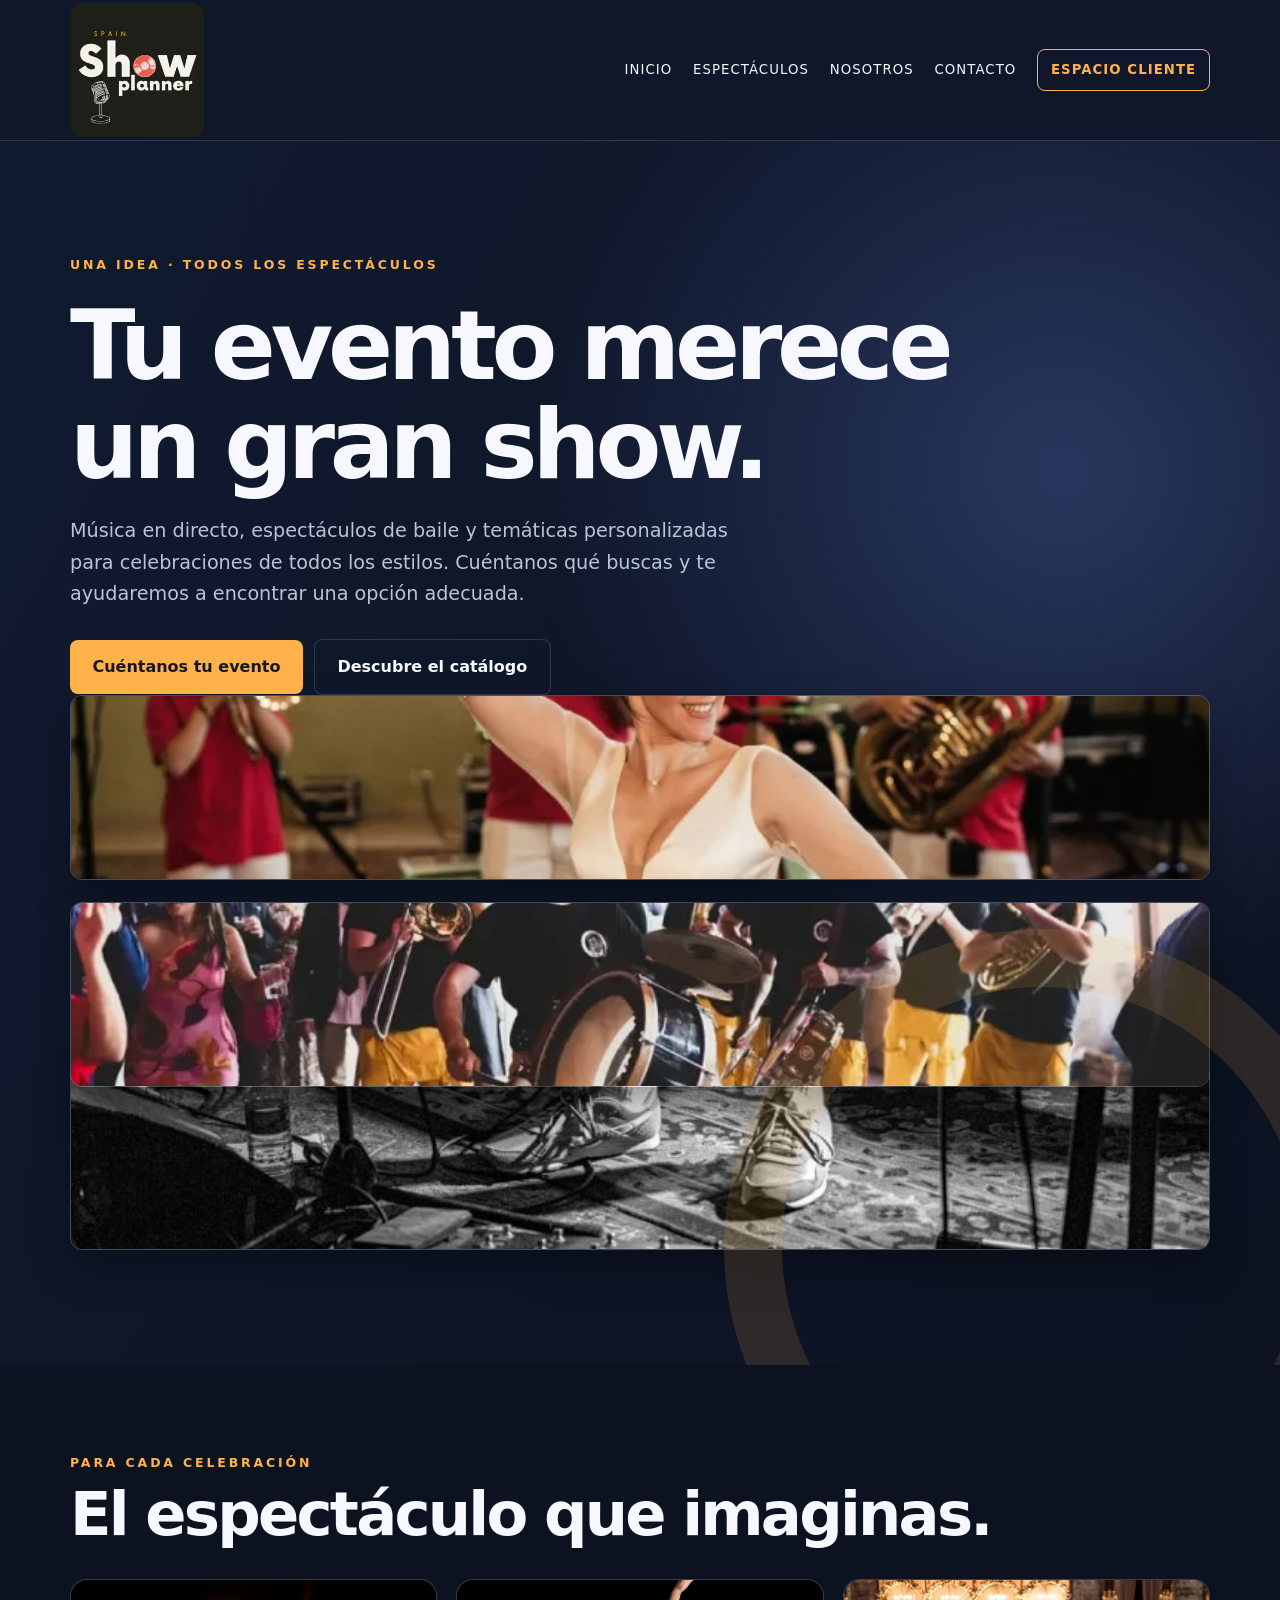
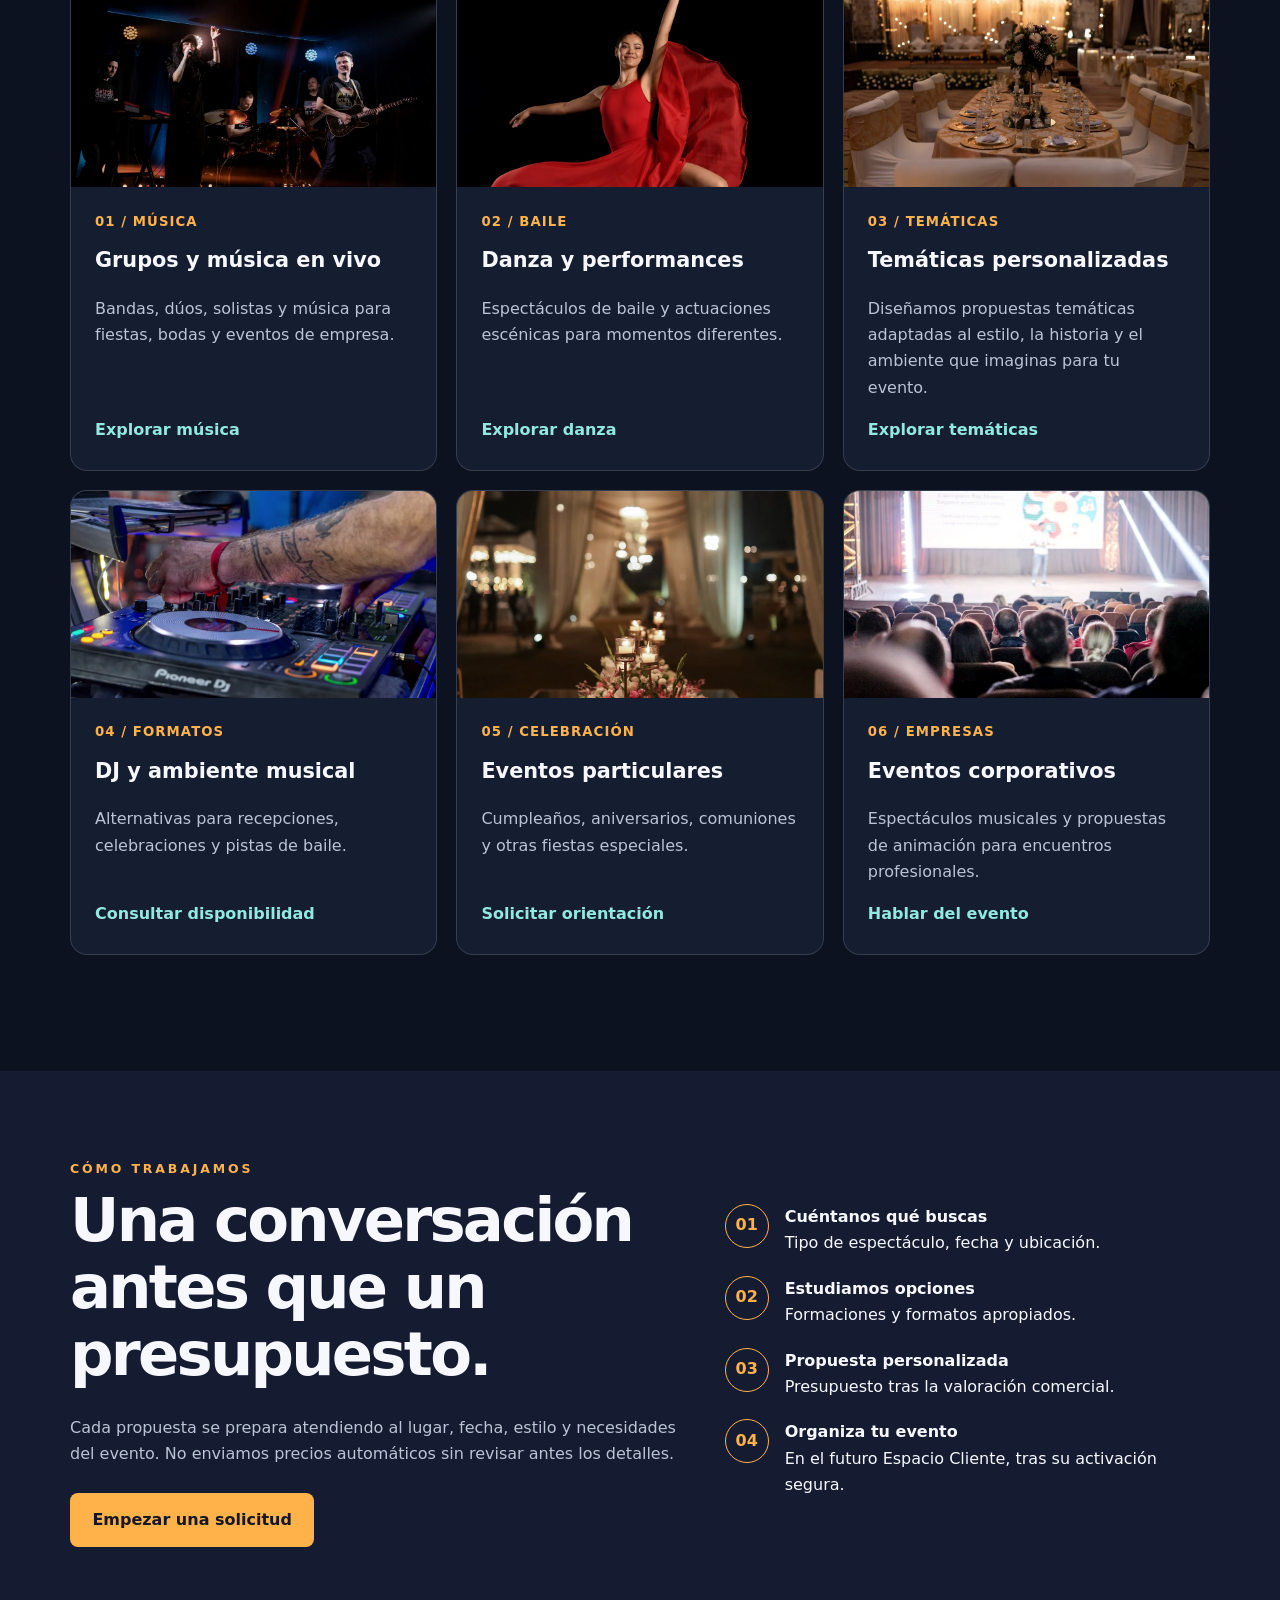
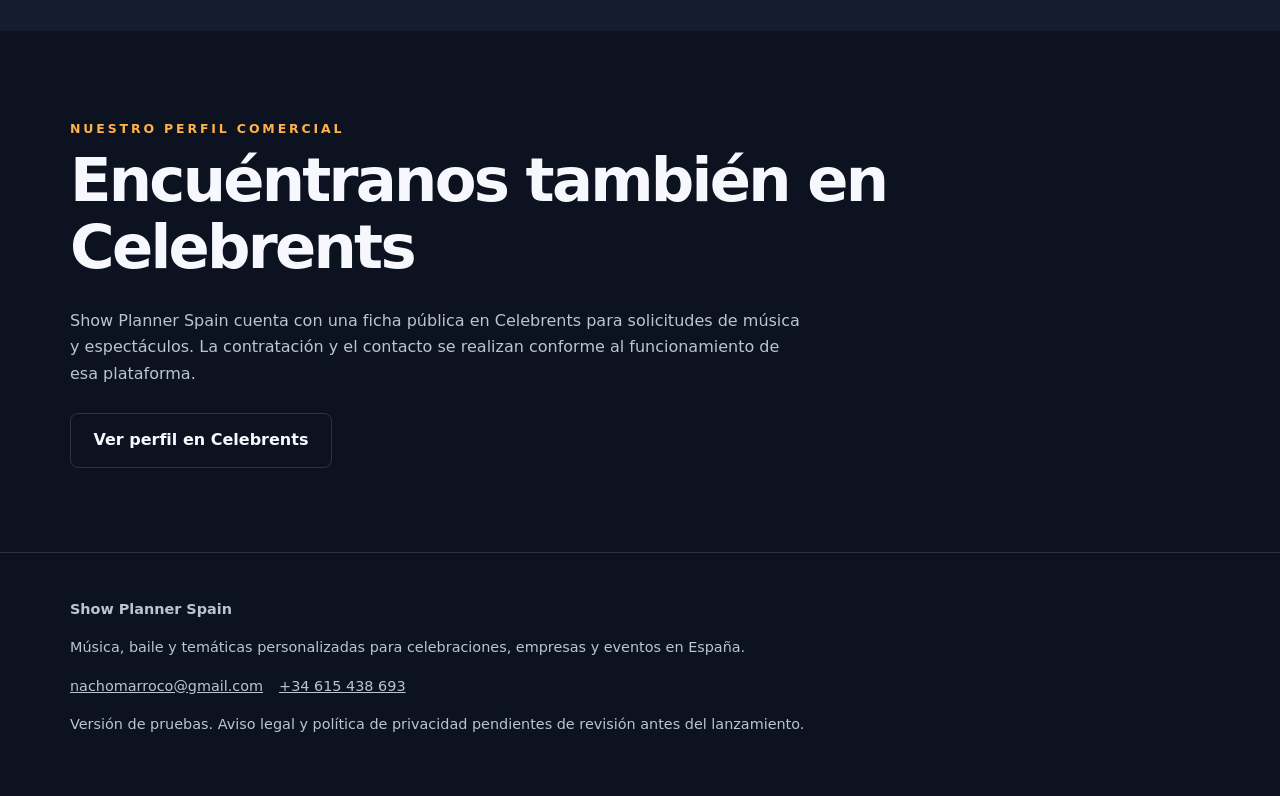
<file: index.html>
<!doctype html><html lang="es"><head><meta charset="utf-8"><meta name="viewport" content="width=device-width,initial-scale=1"><meta name="robots" content="noindex,nofollow"><meta name="theme-color" content="#0d1221"><meta name="description" content="Show Planner Spain: agencia de música, baile y temáticas personalizadas para eventos en España."><title>Música, baile y temáticas personalizadas para eventos | Show Planner Spain</title><link rel="icon" type="image/png" href="assets/logo-color.svg"><link rel="stylesheet" href="styles.css"></head><body><a class="skip" href="#contenido">Saltar al contenido</a><header class="top"><div class="wrap nav"><a class="mark" href="index.html" aria-label="Show Planner Spain · Ir al inicio"><img class="brand-logo" src="assets/logo-color.svg" alt="Show Planner Spain" width="124" height="124"></a><nav class="menu" aria-label="Navegación principal"><a href="index.html" aria-current="page">Inicio</a><a href="catalogo.html">Espectáculos</a><a href="quienes-somos.html">Nosotros</a><a href="contacto.html">Contacto</a><a class="client" href="espacio-cliente.html">Espacio Cliente</a></nav></div></header><main id="contenido"><section class="hero"><div class="wrap"><span class="eyebrow">Una idea · Todos los espectáculos</span><h1>Tu evento merece un gran show.</h1><p>Música en directo, espectáculos de baile y temáticas personalizadas para celebraciones de todos los estilos. Cuéntanos qué buscas y te ayudaremos a encontrar una opción adecuada.</p><a class="btn" href="contacto.html">Cuéntanos tu evento</a><a class="btn outline" href="catalogo.html">Descubre el catálogo</a><div class="hero-images" aria-label="Fotografías procedentes de la web original Show Planner Spain"><img src="assets/espectaculo-01.webp" alt="Fotografía de un espectáculo en Show Planner Spain" loading="lazy"><img src="assets/espectaculo-02.webp" alt="Actuación musical de la galería de Show Planner Spain" loading="lazy"><img src="assets/espectaculo-03.jpg" alt="Imagen del catálogo original de Show Planner Spain" loading="lazy"></div></div></section><section class="section" id="catalogo"><div class="wrap"><span class="eyebrow">Para cada celebración</span><h2>El espectáculo que imaginas.</h2><div class="grid"><article class="card service-card"><img class="service-photo" src="assets/service-01.webp" alt="Grupo de música en directo actuando sobre un escenario iluminado" loading="lazy" decoding="async" width="960" height="640"><div class="service-card-content"><strong>01 / MÚSICA</strong><h3>Grupos y música en vivo</h3><p>Bandas, dúos, solistas y música para fiestas, bodas y eventos de empresa.</p><a href="catalogo.html#musica">Explorar música</a></div></article><article class="card service-card"><img class="service-photo" src="assets/service-02.webp" alt="Bailarina con vestido rojo en una actuación de danza" loading="lazy" decoding="async" width="960" height="640"><div class="service-card-content"><strong>02 / BAILE</strong><h3>Danza y performances</h3><p>Espectáculos de baile y actuaciones escénicas para momentos diferentes.</p><a href="catalogo.html#danza">Explorar danza</a></div></article><article class="card service-card"><img class="service-photo" src="assets/service-03.webp" alt="Espacio ambientado para un evento temático personalizado" loading="lazy" decoding="async" width="960" height="640"><div class="service-card-content"><strong>03 / TEMÁTICAS</strong><h3>Temáticas personalizadas</h3><p>Diseñamos propuestas temáticas adaptadas al estilo, la historia y el ambiente que imaginas para tu evento.</p><a href="catalogo.html#fiestas">Explorar temáticas</a></div></article><article class="card service-card"><img class="service-photo" src="assets/service-04.webp" alt="DJ mezclando música en una celebración con iluminación escénica" loading="lazy" decoding="async" width="960" height="640"><div class="service-card-content"><strong>04 / FORMATOS</strong><h3>DJ y ambiente musical</h3><p>Alternativas para recepciones, celebraciones y pistas de baile.</p><a href="contacto.html">Consultar disponibilidad</a></div></article><article class="card service-card"><img class="service-photo" src="assets/service-05.webp" alt="Decoración de una celebración especial con luces y detalles festivos" loading="lazy" decoding="async" width="960" height="640"><div class="service-card-content"><strong>05 / CELEBRACIÓN</strong><h3>Eventos particulares</h3><p>Cumpleaños, aniversarios, comuniones y otras fiestas especiales.</p><a href="contacto.html">Solicitar orientación</a></div></article><article class="card service-card"><img class="service-photo" src="assets/service-06.webp" alt="Salón preparado para un evento de empresa con iluminación y escenario" loading="lazy" decoding="async" width="960" height="640"><div class="service-card-content"><strong>06 / EMPRESAS</strong><h3>Eventos corporativos</h3><p>Espectáculos musicales y propuestas de animación para encuentros profesionales.</p><a href="contacto.html">Hablar del evento</a></div></article></div></div></section><section class="section soft"><div class="wrap two"><div><span class="eyebrow">Cómo trabajamos</span><h2>Una conversación antes que un presupuesto.</h2><p class="lead">Cada propuesta se prepara atendiendo al lugar, fecha, estilo y necesidades del evento. No enviamos precios automáticos sin revisar antes los detalles.</p><a class="btn" href="contacto.html">Empezar una solicitud</a></div><div class="steps"><div class="step"><div><strong>Cuéntanos qué buscas</strong><br>Tipo de espectáculo, fecha y ubicación.</div></div><div class="step"><div><strong>Estudiamos opciones</strong><br>Formaciones y formatos apropiados.</div></div><div class="step"><div><strong>Propuesta personalizada</strong><br>Presupuesto tras la valoración comercial.</div></div><div class="step"><div><strong>Organiza tu evento</strong><br>En el futuro Espacio Cliente, tras su activación segura.</div></div></div></div></section><section class="section"><div class="wrap"><span class="eyebrow">Nuestro perfil comercial</span><h2>Encuéntranos también en Celebrents</h2><p class="lead">Show Planner Spain cuenta con una ficha pública en Celebrents para solicitudes de música y espectáculos. La contratación y el contacto se realizan conforme al funcionamiento de esa plataforma.</p><a class="btn outline" href="https://www.celebrents.es/show-planner-spain-139260/" target="_blank" rel="noopener noreferrer">Ver perfil en Celebrents</a></div></section></main><footer class="footer"><div class="wrap"><strong>Show Planner Spain</strong><p>Música, baile y temáticas personalizadas para celebraciones, empresas y eventos en España.</p><p><a href="mailto:nachomarroco@gmail.com">nachomarroco@gmail.com</a><a href="tel:+34615438693">+34 615 438 693</a></p><p>Versión de pruebas. Aviso legal y política de privacidad pendientes de revisión antes del lanzamiento.</p></div></footer></body></html>
</file>
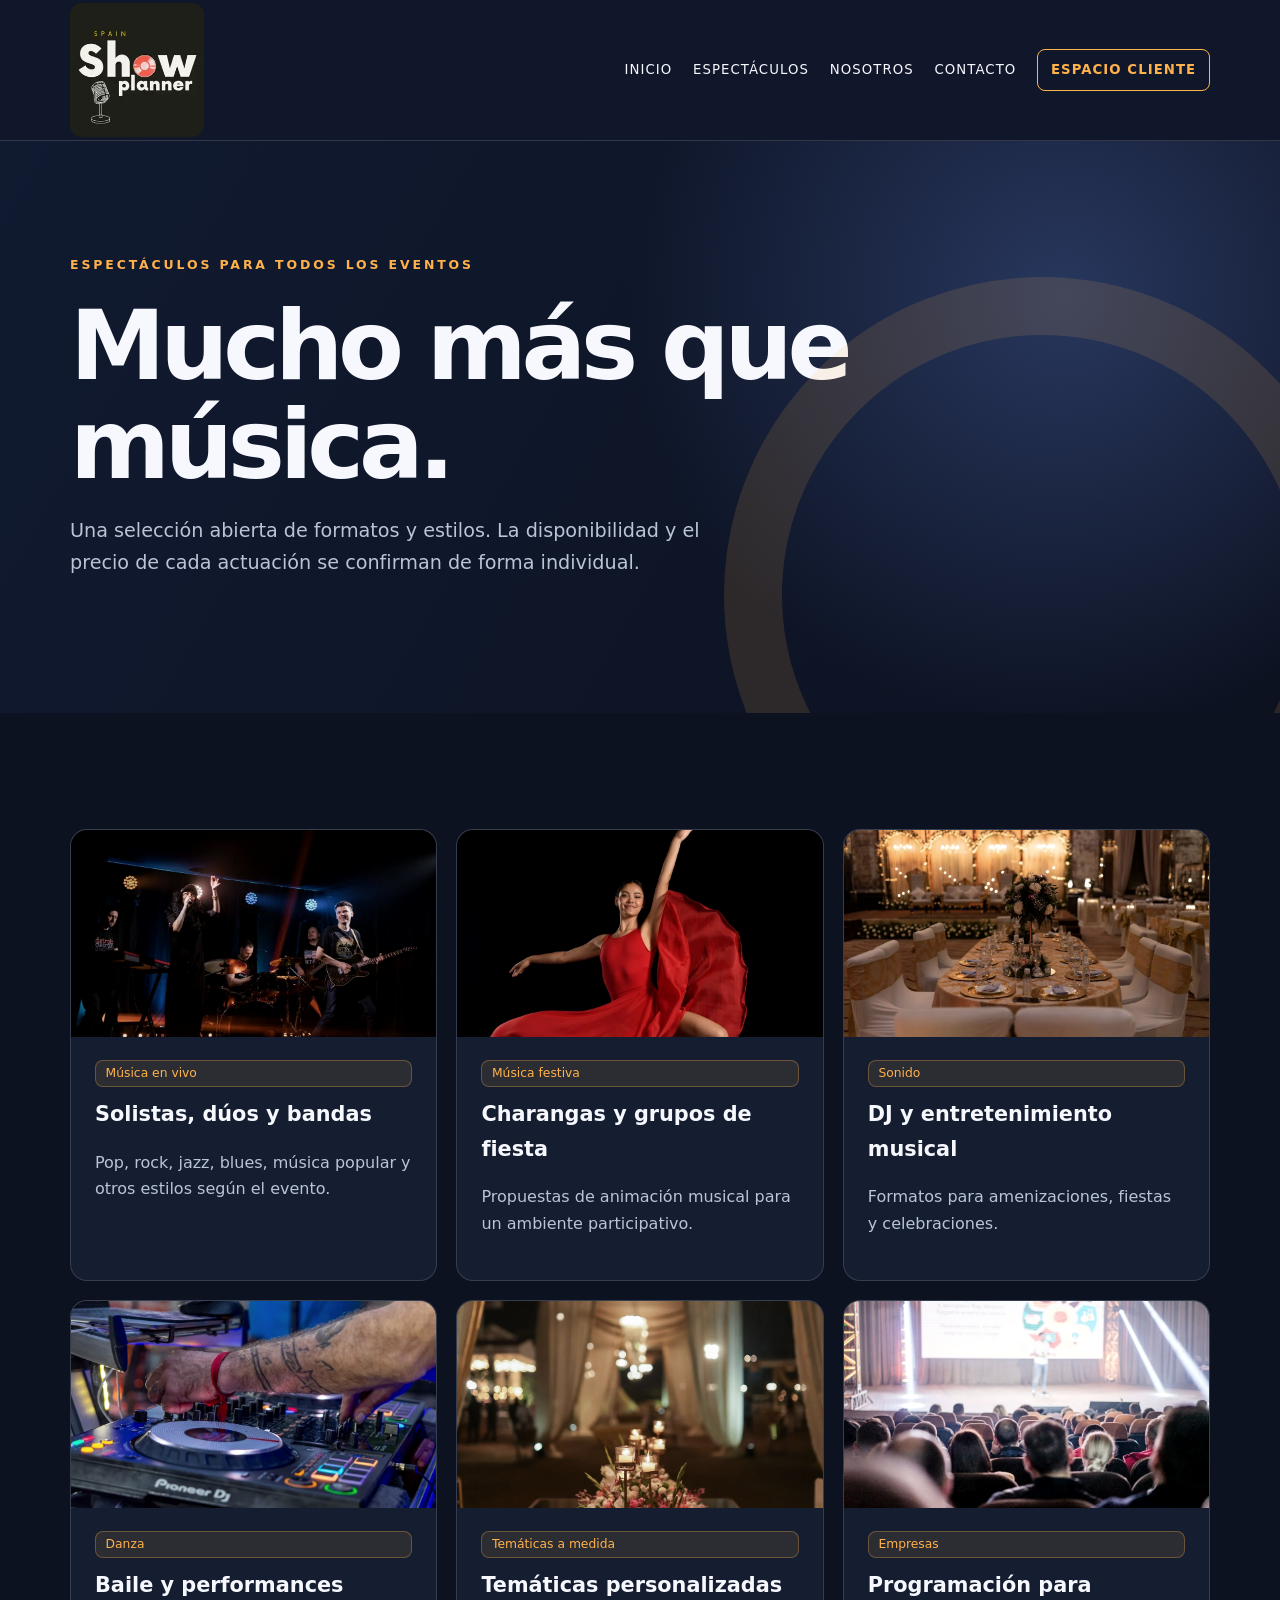
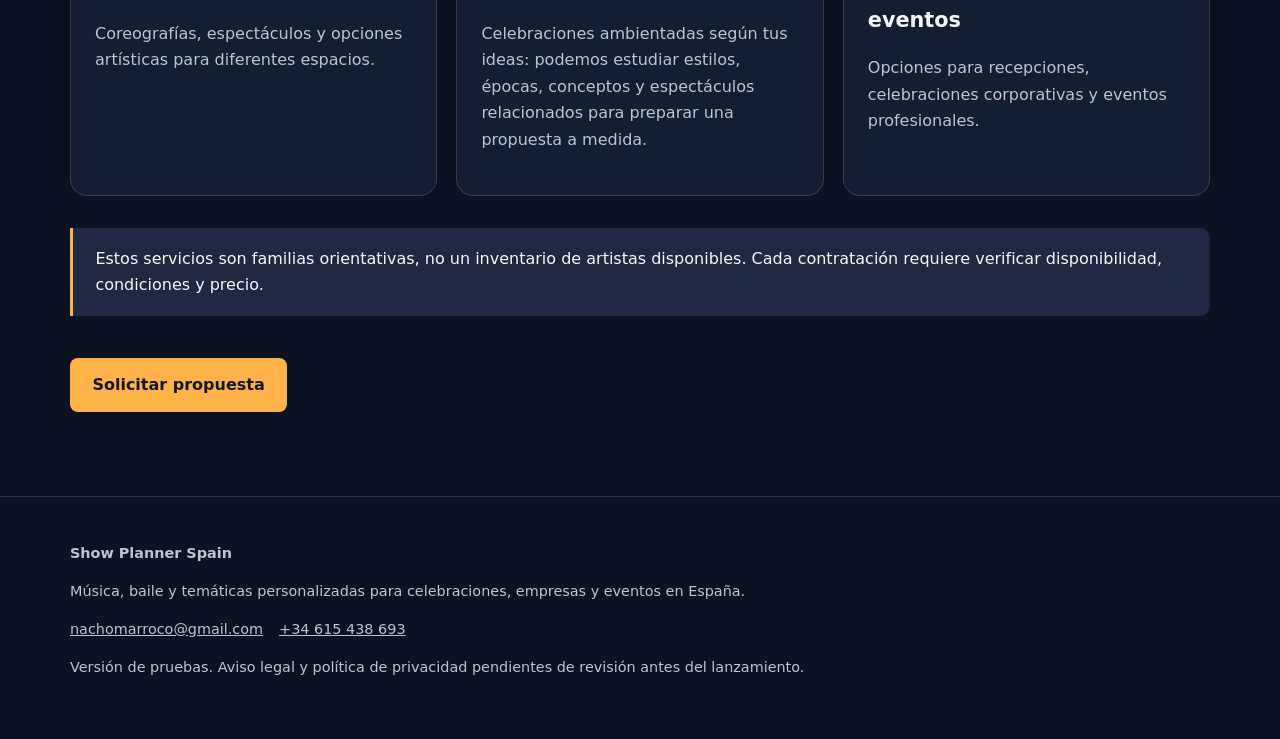
<file: catalogo.html>
<!doctype html><html lang="es"><head><meta charset="utf-8"><meta name="viewport" content="width=device-width,initial-scale=1"><meta name="robots" content="noindex,nofollow"><meta name="theme-color" content="#0d1221"><meta name="description" content="Show Planner Spain: agencia de música, baile y temáticas personalizadas para eventos en España."><title>Catálogo de música, baile y temáticas personalizadas | Show Planner Spain</title><link rel="icon" type="image/png" href="assets/logo-color.svg"><link rel="stylesheet" href="styles.css"></head><body><a class="skip" href="#contenido">Saltar al contenido</a><header class="top"><div class="wrap nav"><a class="mark" href="index.html" aria-label="Show Planner Spain · Ir al inicio"><img class="brand-logo" src="assets/logo-color.svg" alt="Show Planner Spain" width="124" height="124"></a><nav class="menu" aria-label="Navegación principal"><a href="index.html">Inicio</a><a href="catalogo.html" aria-current="page">Espectáculos</a><a href="quienes-somos.html">Nosotros</a><a href="contacto.html">Contacto</a><a class="client" href="espacio-cliente.html">Espacio Cliente</a></nav></div></header><main id="contenido"><section class="hero"><div class="wrap"><span class="eyebrow">Espectáculos para todos los eventos</span><h1>Mucho más que música.</h1><p>Una selección abierta de formatos y estilos. La disponibilidad y el precio de cada actuación se confirman de forma individual.</p></div></section><section class="section"><div class="wrap"><div class="grid"><article class="card service-card" id="musica"><img class="service-photo" src="assets/service-01.webp" alt="Grupo de música en directo actuando sobre un escenario iluminado" loading="lazy" decoding="async" width="960" height="640"><div class="service-card-content"><span class="tag">Música en vivo</span><h3>Solistas, dúos y bandas</h3><p>Pop, rock, jazz, blues, música popular y otros estilos según el evento.</p></div></article><article class="card service-card"><img class="service-photo" src="assets/service-02.webp" alt="Bailarina con vestido rojo en una actuación de danza" loading="lazy" decoding="async" width="960" height="640"><div class="service-card-content"><span class="tag">Música festiva</span><h3>Charangas y grupos de fiesta</h3><p>Propuestas de animación musical para un ambiente participativo.</p></div></article><article class="card service-card"><img class="service-photo" src="assets/service-03.webp" alt="Espacio ambientado para un evento temático personalizado" loading="lazy" decoding="async" width="960" height="640"><div class="service-card-content"><span class="tag">Sonido</span><h3>DJ y entretenimiento musical</h3><p>Formatos para amenizaciones, fiestas y celebraciones.</p></div></article><article class="card service-card" id="danza"><img class="service-photo" src="assets/service-04.webp" alt="DJ mezclando música en una celebración con iluminación escénica" loading="lazy" decoding="async" width="960" height="640"><div class="service-card-content"><span class="tag">Danza</span><h3>Baile y performances</h3><p>Coreografías, espectáculos y opciones artísticas para diferentes espacios.</p></div></article><article class="card service-card" id="fiestas"><img class="service-photo" src="assets/service-05.webp" alt="Decoración de una celebración especial con luces y detalles festivos" loading="lazy" decoding="async" width="960" height="640"><div class="service-card-content"><span class="tag">Temáticas a medida</span><h3>Temáticas personalizadas</h3><p>Celebraciones ambientadas según tus ideas: podemos estudiar estilos, épocas, conceptos y espectáculos relacionados para preparar una propuesta a medida.</p></div></article><article class="card service-card"><img class="service-photo" src="assets/service-06.webp" alt="Salón preparado para un evento de empresa con iluminación y escenario" loading="lazy" decoding="async" width="960" height="640"><div class="service-card-content"><span class="tag">Empresas</span><h3>Programación para eventos</h3><p>Opciones para recepciones, celebraciones corporativas y eventos profesionales.</p></div></article></div><div class="note">Estos servicios son familias orientativas, no un inventario de artistas disponibles. Cada contratación requiere verificar disponibilidad, condiciones y precio.</div><a class="btn" href="contacto.html">Solicitar propuesta</a></div></section></main><footer class="footer"><div class="wrap"><strong>Show Planner Spain</strong><p>Música, baile y temáticas personalizadas para celebraciones, empresas y eventos en España.</p><p><a href="mailto:nachomarroco@gmail.com">nachomarroco@gmail.com</a><a href="tel:+34615438693">+34 615 438 693</a></p><p>Versión de pruebas. Aviso legal y política de privacidad pendientes de revisión antes del lanzamiento.</p></div></footer></body></html>
</file>
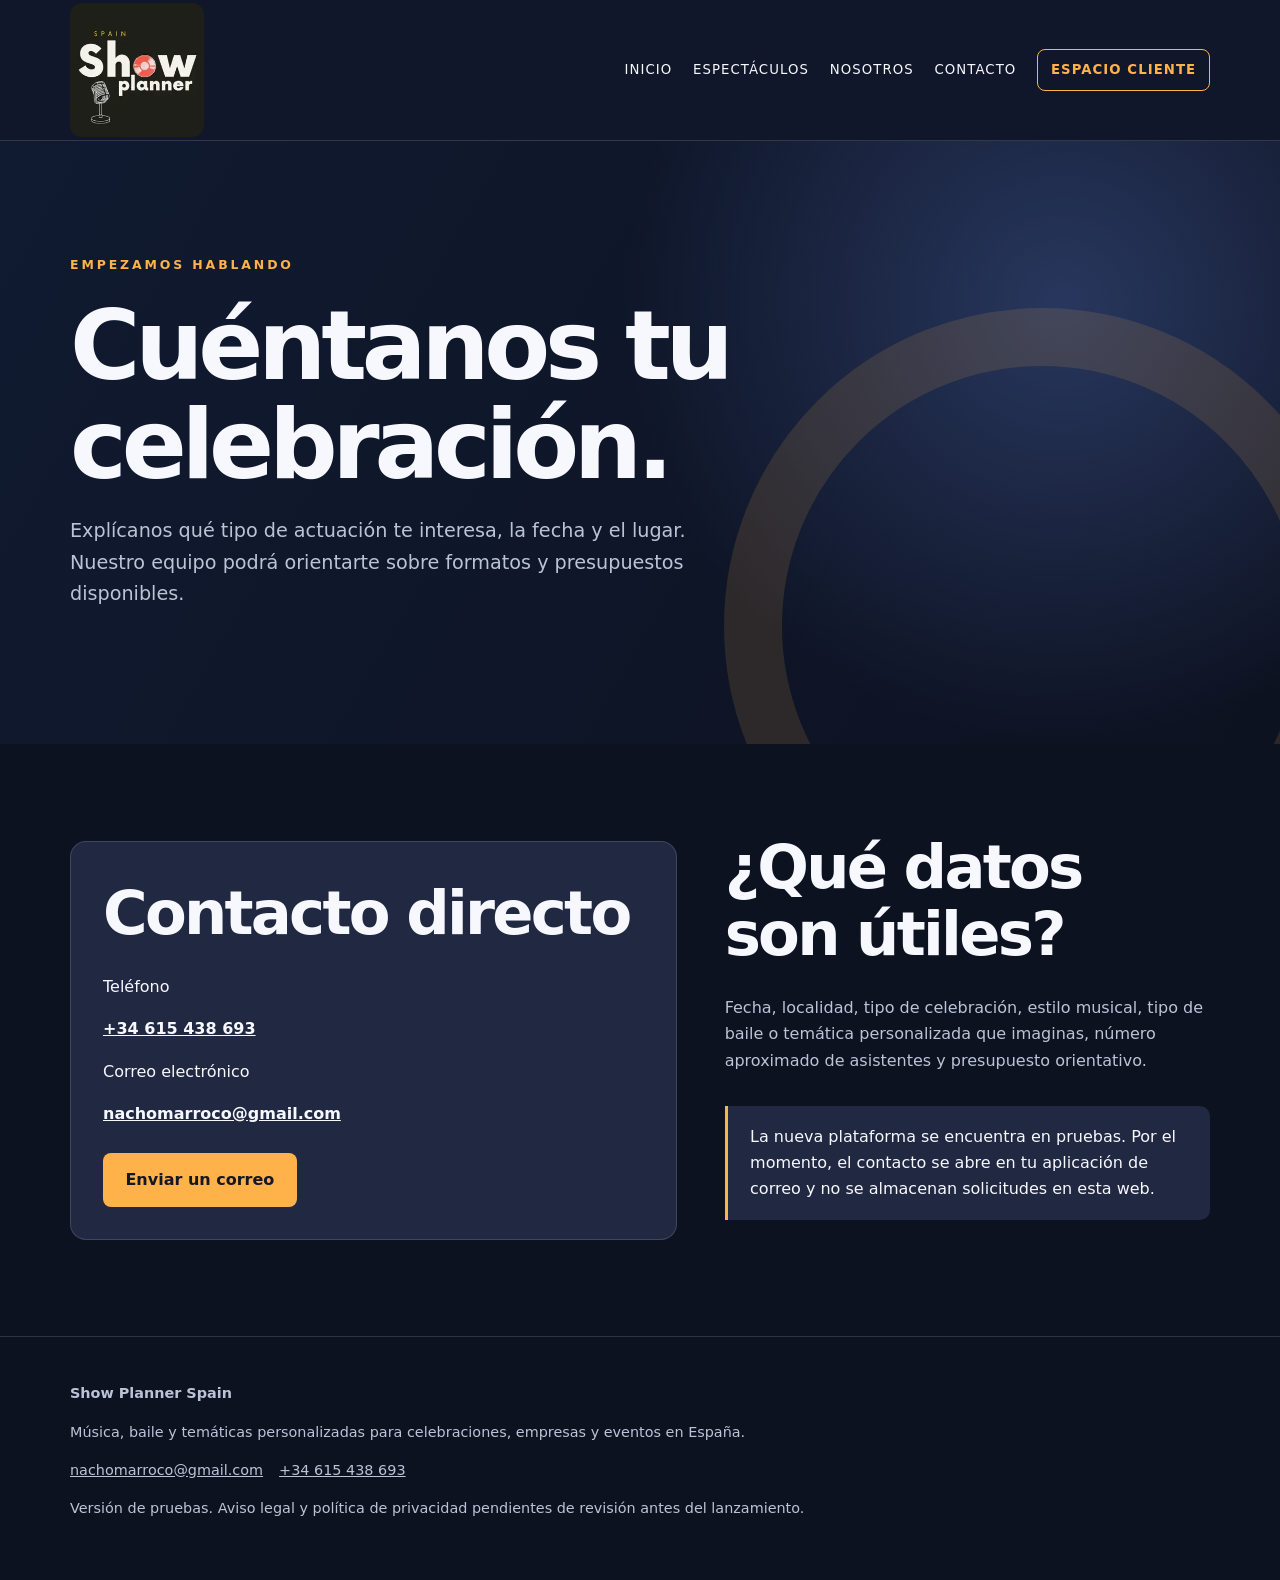
<file: contacto.html>
<!doctype html><html lang="es"><head><meta charset="utf-8"><meta name="viewport" content="width=device-width,initial-scale=1"><meta name="robots" content="noindex,nofollow"><meta name="theme-color" content="#0d1221"><meta name="description" content="Show Planner Spain: agencia de música, baile y temáticas personalizadas para eventos en España."><title>Contacto | Show Planner Spain</title><link rel="icon" type="image/png" href="assets/logo-color.svg"><link rel="stylesheet" href="styles.css"></head><body><a class="skip" href="#contenido">Saltar al contenido</a><header class="top"><div class="wrap nav"><a class="mark" href="index.html" aria-label="Show Planner Spain · Ir al inicio"><img class="brand-logo" src="assets/logo-color.svg" alt="Show Planner Spain" width="124" height="124"></a><nav class="menu" aria-label="Navegación principal"><a href="index.html">Inicio</a><a href="catalogo.html">Espectáculos</a><a href="quienes-somos.html">Nosotros</a><a href="contacto.html">Contacto</a><a class="client" href="espacio-cliente.html">Espacio Cliente</a></nav></div></header><main id="contenido"><section class="hero"><div class="wrap"><span class="eyebrow">Empezamos hablando</span><h1>Cuéntanos tu celebración.</h1><p>Explícanos qué tipo de actuación te interesa, la fecha y el lugar. Nuestro equipo podrá orientarte sobre formatos y presupuestos disponibles.</p></div></section><section class="section"><div class="wrap two"><div class="contact-card"><h2>Contacto directo</h2><p>Teléfono</p><p><a href="tel:+34615438693">+34 615 438 693</a></p><p>Correo electrónico</p><p><a href="mailto:nachomarroco@gmail.com">nachomarroco@gmail.com</a></p><a class="btn" href="mailto:nachomarroco@gmail.com?subject=Solicitud%20de%20espect%C3%A1culo%20Show%20Planner%20Spain">Enviar un correo</a></div><div><h2>¿Qué datos son útiles?</h2><p class="lead">Fecha, localidad, tipo de celebración, estilo musical, tipo de baile o temática personalizada que imaginas, número aproximado de asistentes y presupuesto orientativo.</p><div class="note">La nueva plataforma se encuentra en pruebas. Por el momento, el contacto se abre en tu aplicación de correo y no se almacenan solicitudes en esta web.</div></div></div></section></main><footer class="footer"><div class="wrap"><strong>Show Planner Spain</strong><p>Música, baile y temáticas personalizadas para celebraciones, empresas y eventos en España.</p><p><a href="mailto:nachomarroco@gmail.com">nachomarroco@gmail.com</a><a href="tel:+34615438693">+34 615 438 693</a></p><p>Versión de pruebas. Aviso legal y política de privacidad pendientes de revisión antes del lanzamiento.</p></div></footer></body></html>
</file>
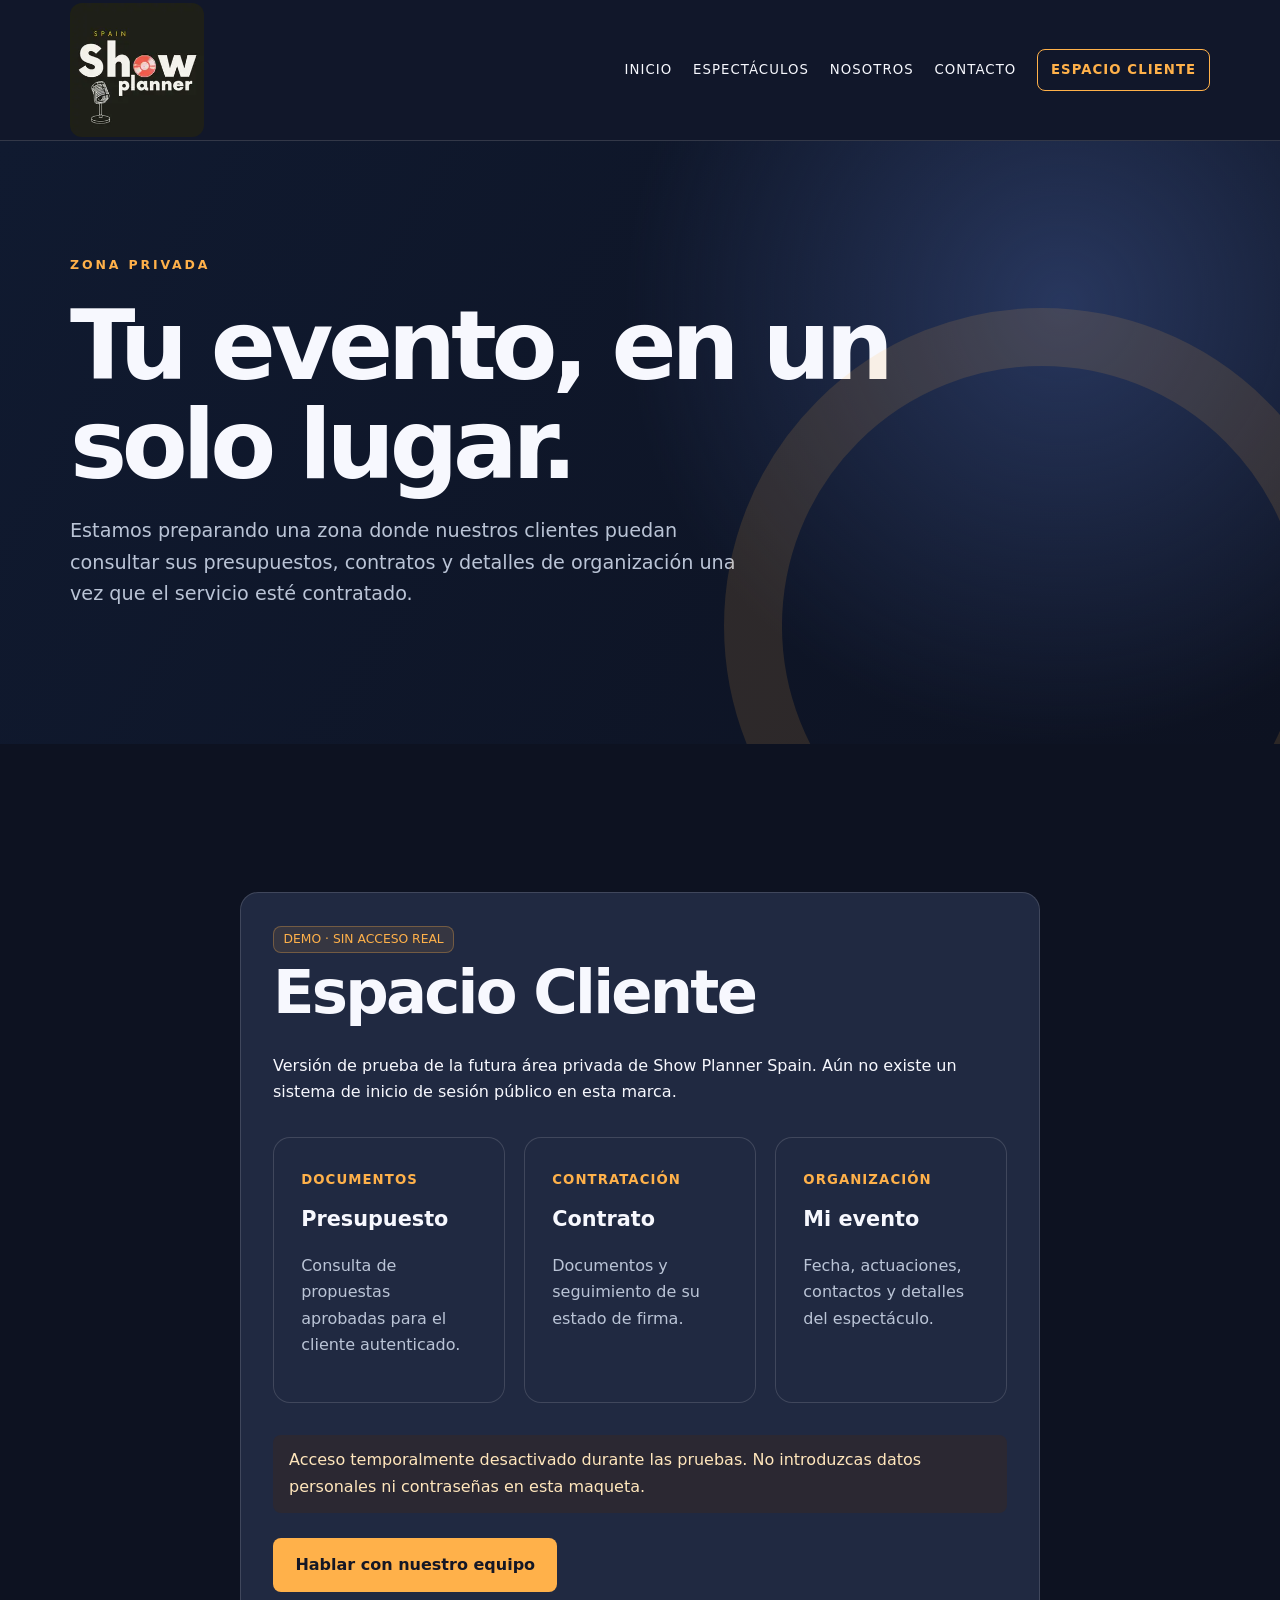
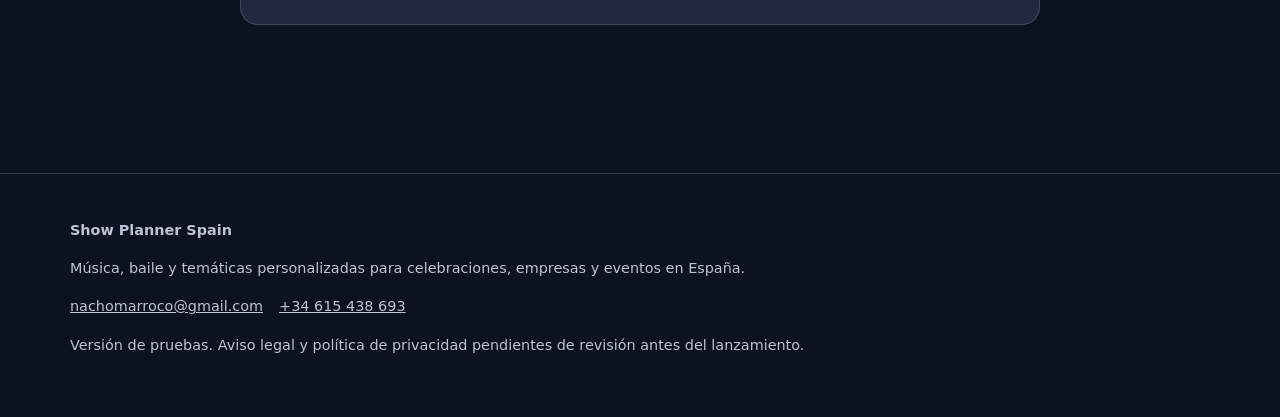
<file: espacio-cliente.html>
<!doctype html><html lang="es"><head><meta charset="utf-8"><meta name="viewport" content="width=device-width,initial-scale=1"><meta name="robots" content="noindex,nofollow"><meta name="theme-color" content="#0d1221"><meta name="description" content="Show Planner Spain: agencia de música, baile y temáticas personalizadas para eventos en España."><title>Espacio Cliente · Demo | Show Planner Spain</title><link rel="icon" type="image/png" href="assets/logo-color.svg"><link rel="stylesheet" href="styles.css"></head><body><a class="skip" href="#contenido">Saltar al contenido</a><header class="top"><div class="wrap nav"><a class="mark" href="index.html" aria-label="Show Planner Spain · Ir al inicio"><img class="brand-logo" src="assets/logo-color.svg" alt="Show Planner Spain" width="124" height="124"></a><nav class="menu" aria-label="Navegación principal"><a href="index.html">Inicio</a><a href="catalogo.html">Espectáculos</a><a href="quienes-somos.html">Nosotros</a><a href="contacto.html">Contacto</a><a class="client" href="espacio-cliente.html">Espacio Cliente</a></nav></div></header><main id="contenido"><section class="hero"><div class="wrap"><span class="eyebrow">Zona privada</span><h1>Tu evento, en un solo lugar.</h1><p>Estamos preparando una zona donde nuestros clientes puedan consultar sus presupuestos, contratos y detalles de organización una vez que el servicio esté contratado.</p></div></section><section class="section"><div class="wrap portal"><div class="portal-card"><span class="tag">DEMO · SIN ACCESO REAL</span><h2>Espacio Cliente</h2><p>Versión de prueba de la futura área privada de Show Planner Spain. Aún no existe un sistema de inicio de sesión público en esta marca.</p><div class="grid"><div class="card"><strong>DOCUMENTOS</strong><h3>Presupuesto</h3><p>Consulta de propuestas aprobadas para el cliente autenticado.</p></div><div class="card"><strong>CONTRATACIÓN</strong><h3>Contrato</h3><p>Documentos y seguimiento de su estado de firma.</p></div><div class="card"><strong>ORGANIZACIÓN</strong><h3>Mi evento</h3><p>Fecha, actuaciones, contactos y detalles del espectáculo.</p></div></div><p class="status">Acceso temporalmente desactivado durante las pruebas. No introduzcas datos personales ni contraseñas en esta maqueta.</p><a class="btn" href="contacto.html">Hablar con nuestro equipo</a></div></div></section></main><footer class="footer"><div class="wrap"><strong>Show Planner Spain</strong><p>Música, baile y temáticas personalizadas para celebraciones, empresas y eventos en España.</p><p><a href="mailto:nachomarroco@gmail.com">nachomarroco@gmail.com</a><a href="tel:+34615438693">+34 615 438 693</a></p><p>Versión de pruebas. Aviso legal y política de privacidad pendientes de revisión antes del lanzamiento.</p></div></footer></body></html>
</file>
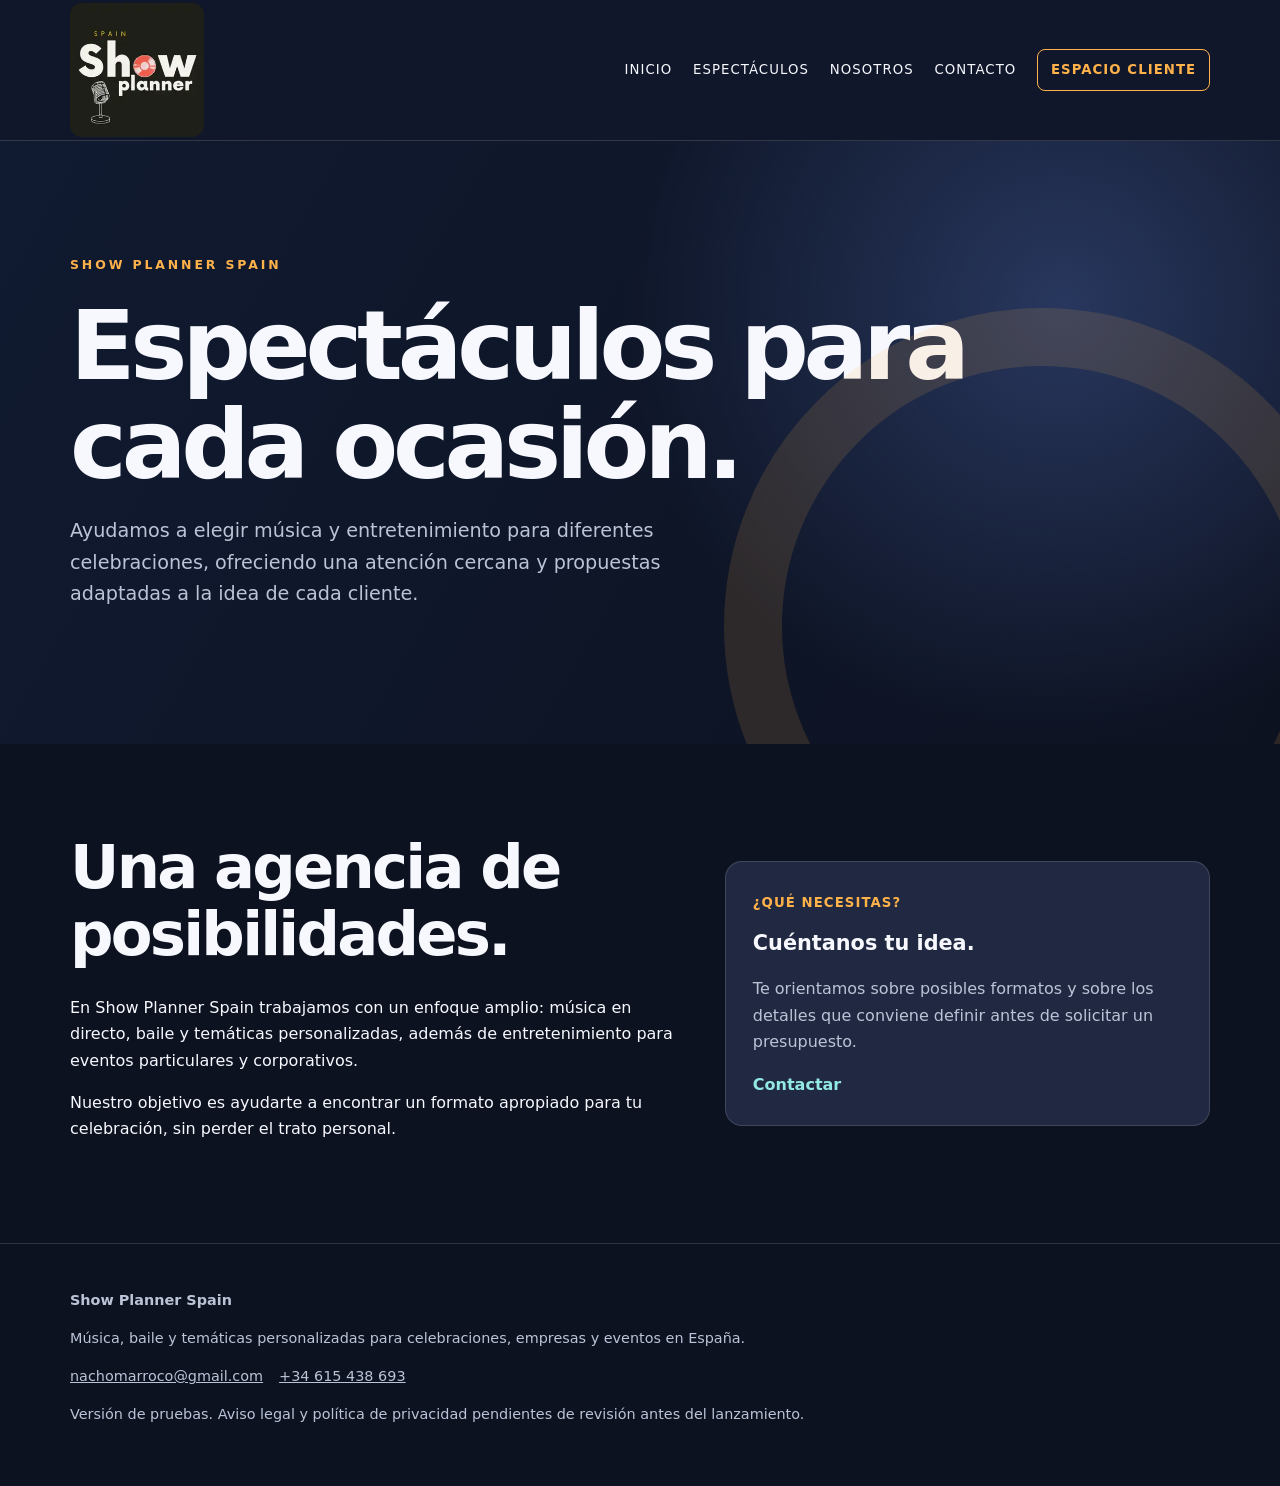
<file: quienes-somos.html>
<!doctype html><html lang="es"><head><meta charset="utf-8"><meta name="viewport" content="width=device-width,initial-scale=1"><meta name="robots" content="noindex,nofollow"><meta name="theme-color" content="#0d1221"><meta name="description" content="Show Planner Spain: agencia de música, baile y temáticas personalizadas para eventos en España."><title>Quiénes somos | Show Planner Spain</title><link rel="icon" type="image/png" href="assets/logo-color.svg"><link rel="stylesheet" href="styles.css"></head><body><a class="skip" href="#contenido">Saltar al contenido</a><header class="top"><div class="wrap nav"><a class="mark" href="index.html" aria-label="Show Planner Spain · Ir al inicio"><img class="brand-logo" src="assets/logo-color.svg" alt="Show Planner Spain" width="124" height="124"></a><nav class="menu" aria-label="Navegación principal"><a href="index.html">Inicio</a><a href="catalogo.html">Espectáculos</a><a href="quienes-somos.html">Nosotros</a><a href="contacto.html">Contacto</a><a class="client" href="espacio-cliente.html">Espacio Cliente</a></nav></div></header><main id="contenido"><section class="hero"><div class="wrap"><span class="eyebrow">Show Planner Spain</span><h1>Espectáculos para cada ocasión.</h1><p>Ayudamos a elegir música y entretenimiento para diferentes celebraciones, ofreciendo una atención cercana y propuestas adaptadas a la idea de cada cliente.</p></div></section><section class="section"><div class="wrap two"><div><h2>Una agencia de posibilidades.</h2><p>En Show Planner Spain trabajamos con un enfoque amplio: música en directo, baile y temáticas personalizadas, además de entretenimiento para eventos particulares y corporativos.</p><p>Nuestro objetivo es ayudarte a encontrar un formato apropiado para tu celebración, sin perder el trato personal.</p></div><div class="card"><strong>¿QUÉ NECESITAS?</strong><h3>Cuéntanos tu idea.</h3><p>Te orientamos sobre posibles formatos y sobre los detalles que conviene definir antes de solicitar un presupuesto.</p><a href="contacto.html">Contactar</a></div></div></section></main><footer class="footer"><div class="wrap"><strong>Show Planner Spain</strong><p>Música, baile y temáticas personalizadas para celebraciones, empresas y eventos en España.</p><p><a href="mailto:nachomarroco@gmail.com">nachomarroco@gmail.com</a><a href="tel:+34615438693">+34 615 438 693</a></p><p>Versión de pruebas. Aviso legal y política de privacidad pendientes de revisión antes del lanzamiento.</p></div></footer></body></html>
</file>
<file: styles.css>
:root{--bg:#0d1221;--bg2:#151c31;--panel:#202941;--white:#f7f8fe;--muted:#bac4d6;--accent:#ffb14a;--line:rgba(255,255,255,.14);--cyan:#92e8e2}
*{box-sizing:border-box}html{scroll-behavior:smooth}body{margin:0;background:var(--bg);color:var(--white);font:16px/1.65 system-ui,-apple-system,Segoe UI,sans-serif}a{color:inherit}a:hover{color:var(--accent)}.wrap{width:min(1140px,91%);margin:auto}.skip{position:absolute;left:-9999px}.skip:focus{position:fixed;z-index:99;top:1rem;left:1rem;background:#fff;color:#111;padding:1rem}.top{background:#11172a;border-bottom:1px solid var(--line);position:sticky;top:0;z-index:20}.nav{min-height:85px;display:flex;align-items:center;gap:1.4rem;justify-content:space-between}.mark{font-weight:900;letter-spacing:.06em;font-size:1.15rem;line-height:1.12;text-decoration:none}.mark span{display:block;color:var(--accent);font-size:.76rem;letter-spacing:.24em}.menu{display:flex;align-items:center;gap:1.3rem;flex-wrap:wrap}.menu a{font-size:.83rem;text-transform:uppercase;text-decoration:none;letter-spacing:.08em}.menu .client{border:1px solid var(--accent);border-radius:8px;padding:.55rem .8rem;color:var(--accent);font-weight:700}.hero{padding:110px 0 115px;position:relative;overflow:hidden;background:radial-gradient(circle at 83% 27%,#28375e 0,transparent 38%),linear-gradient(120deg,#101a30,#0d1221)}.hero:after{content:'';position:absolute;right:-80px;bottom:-200px;width:520px;height:520px;border:58px solid rgba(255,177,74,.13);border-radius:50%;pointer-events:none}.eyebrow{color:var(--accent);text-transform:uppercase;letter-spacing:.23em;font-size:.78rem;font-weight:800}.hero h1{font-size:clamp(2.75rem,7.6vw,6rem);line-height:1.03;letter-spacing:-.055em;max-width:930px;margin:20px 0}.hero p{color:var(--muted);font-size:1.2rem;max-width:670px}.btn{display:inline-block;background:var(--accent);color:#151725!important;padding:.85rem 1.4rem;border-radius:8px;font-weight:850;text-decoration:none;margin-right:.7rem;margin-top:.6rem}.btn.outline{background:transparent;border:1px solid var(--line);color:var(--white)!important}.section{padding:84px 0}.section.soft{background:var(--bg2)}h2{font-size:clamp(2.1rem,5vw,3.8rem);line-height:1.1;letter-spacing:-.045em;margin:.35rem 0 1.7rem}h3{font-size:1.3rem;margin:.65rem 0}.lead{color:var(--muted);max-width:730px}.grid{display:grid;grid-template-columns:repeat(3,minmax(0,1fr));gap:1.2rem;margin:2rem 0}.card{background:var(--panel);border:1px solid var(--line);padding:1.7rem;border-radius:17px;min-height:210px}.card strong{color:var(--accent);font-size:.83rem;letter-spacing:.08em}.card p{color:var(--muted)}.card a{font-weight:800;text-decoration:none;color:var(--cyan)}.two{display:grid;grid-template-columns:1.25fr 1fr;gap:3rem;align-items:center}.steps{counter-reset:step}.step{display:flex;gap:1rem;margin:1.2rem 0}.step:before{counter-increment:step;content:counter(step,decimal-leading-zero);display:grid;place-items:center;border:1px solid var(--accent);color:var(--accent);height:42px;min-width:42px;border-radius:50%;font-weight:800}.footer{padding:45px 0;border-top:1px solid var(--line);font-size:.9rem;color:var(--muted)}.footer a{margin-right:1rem}.note{border-left:3px solid var(--accent);padding:1.1rem 1.4rem;background:var(--panel);border-radius:0 10px 10px 0;margin:2rem 0}.pill{display:inline-block;border-radius:100px;border:1px solid var(--line);padding:.27rem .8rem;font-size:.8rem;color:var(--cyan)}.portal{max-width:800px;padding:4rem 0}.portal-card{background:var(--panel);border:1px solid var(--line);padding:2rem;border-radius:18px}.status{border-radius:8px;padding:.8rem 1rem;background:#2b2832;color:#ffe6bc}.tag{display:inline-block;background:rgba(255,177,74,.1);color:var(--accent);border:1px solid rgba(255,177,74,.3);border-radius:8px;padding:.15rem .6rem;font-size:.77rem}.contact-card{padding:2rem;background:var(--panel);border-radius:16px;border:1px solid var(--line)}.contact-card a{font-weight:700;word-break:break-word}@media(max-width:870px){.grid{grid-template-columns:repeat(2,1fr)}.two{grid-template-columns:1fr}.nav{align-items:flex-start;padding:18px 0;flex-direction:column}.menu{gap:.8rem}.menu a{font-size:.75rem}}@media(max-width:570px){.hero{padding:68px 0 80px}.grid{grid-template-columns:1fr}.section{padding:60px 0}.btn{display:block;text-align:center;margin-right:0}.card{min-height:auto}.menu .client{width:100%;text-align:center}}\n/* Galería de imágenes originales de Show Planner Spain; incorporadas localmente */\n.hero-images{display:grid;grid-template-columns:1fr 1fr 1fr;gap:12px;margin-top:45px;max-width:850px}.hero-images img{display:block;width:100%;height:185px;object-fit:cover;border-radius:12px;border:1px solid rgba(255,255,255,.23);box-shadow:0 18px 40px #0005}.hero-images img:nth-child(2){transform:translateY(22px)}@media(max-width:570px){.hero-images{gap:6px}.hero-images img{height:110px;border-radius:7px}.hero-images img:nth-child(2){transform:translateY(10px)}}\n
/* Logotipo original Show Planner Spain: cabecera adaptable */
.nav{min-height:112px}
.mark{display:flex;align-items:center;flex:0 0 auto;overflow:hidden;border-radius:10px}
.brand-logo{display:block;width:108px;height:108px;object-fit:contain;border-radius:8px}
@media(max-width:870px){.nav{min-height:0;padding:12px 0}.brand-logo{width:90px;height:90px}}
@media(max-width:570px){.brand-logo{width:82px;height:82px}.nav{gap:.65rem}.menu{column-gap:.9rem;row-gap:.55rem}}


/* Show Planner Spain — identidad visual más visible y cabecera móvil centrada */
.nav{min-height:140px}
.brand-logo{width:134px;height:134px;object-fit:contain;display:block}
.mark{border-radius:12px}
@media(max-width:870px){
  .nav{min-height:auto;padding:14px 0 18px;align-items:center;gap:14px;flex-direction:column}
  .brand-logo{width:146px;height:146px}
  .menu{width:100%;justify-content:center;column-gap:1.2rem;row-gap:.8rem}
  .menu .client{flex-basis:100%;text-align:center;max-width:440px}
}
@media(max-width:570px){
  .nav{padding:12px 0 17px;gap:13px}
  .brand-logo{width:154px;height:154px}
  .menu{justify-content:space-between;column-gap:.6rem;row-gap:.9rem}
  .menu a{font-size:clamp(.67rem,2.65vw,.84rem);letter-spacing:.045em}
  .menu .client{width:100%;max-width:none;padding:.7rem .6rem}
}

/* Catálogo visual Show Planner Spain: tarjetas fotográficas elegantes y adaptativas */
.service-card{padding:0;overflow:hidden;display:flex;flex-direction:column;background:#151e31;border:1px solid rgba(255,255,255,.14);transition:transform .24s ease,border-color .24s ease,box-shadow .24s ease;min-width:0}
.service-card:hover{transform:translateY(-5px);border-color:rgba(255,177,74,.65);box-shadow:0 18px 45px rgba(0,0,0,.3)}
.service-photo{width:100%;height:207px;aspect-ratio:3/2;object-fit:cover;object-position:center;display:block;background:#1d273d;filter:saturate(.83) contrast(1.04)}
.service-card:nth-child(2) .service-photo{object-position:center 30%}
.service-card-content{padding:1.45rem 1.5rem 1.65rem;flex:1;display:flex;flex-direction:column}
.service-card-content p{margin-top:.5rem}
.service-card-content a{margin-top:auto}
@media(max-width:870px){.service-photo{height:205px}}
@media(max-width:570px){.service-photo{height:auto;aspect-ratio:16/10}.service-card-content{padding:1.3rem 1.35rem 1.5rem}}
@media(prefers-reduced-motion:reduce){.service-card{transition:none}.service-card:hover{transform:none}}
</file>
